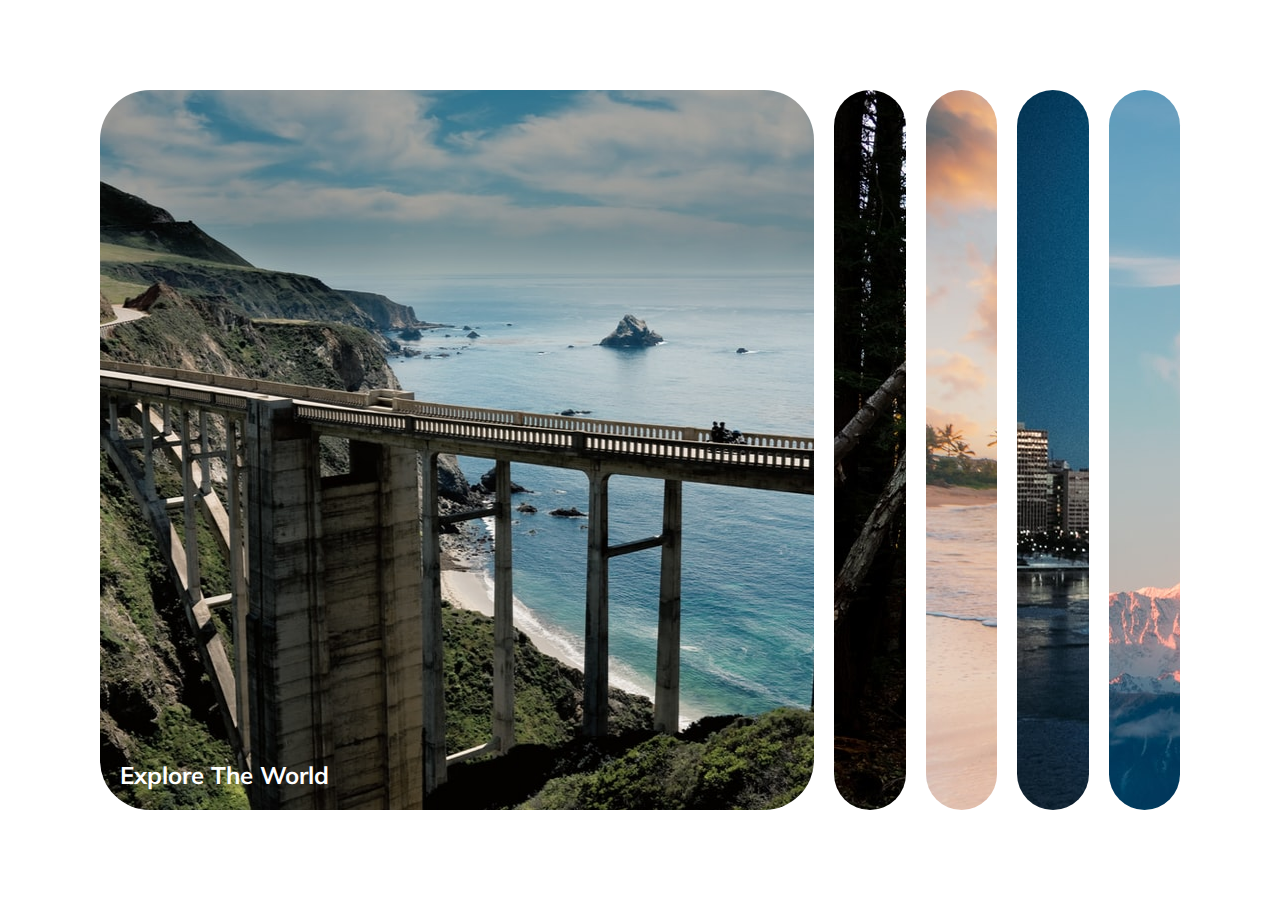
<file: PRJ1/index.html>
<!DOCTYPE html>
<html lang="en">
<head>
    <meta charset="UTF-8">
    <meta http-equiv="X-UA-Compatible" content="IE=edge">
    <meta name="viewport" content="width=device-width, initial-scale=1.0">
    <title>Document</title>
    <link rel="stylesheet" href="style.css">
</head>
<body>
    <div class="container">
        <div class="panel active" style="background-image: url(./img/img1.jpg)">
            <h3>Explore The World</h3>
        </div>
        <div class="panel" style="background-image: url(./img/img2.jpg)">
            <h3>Wild Forest</h3>
        </div>
        <div class="panel" style="background-image: url(./img/img3.jpg)">
            <h3>Sunny Beach</h3>
        </div>
        <div class="panel" style="background-image: url(./img/img4.jpg)">
            <h3>City on Winter</h3>
        </div>
        <div class="panel" style="background-image: url(./img/img5.jpg)">
            <h3>Mouuntains - Clouds</h3>
        </div>
    </div>

    <script type="text/javascript" src="./index.js"></script>
</body>
</html>
</file>
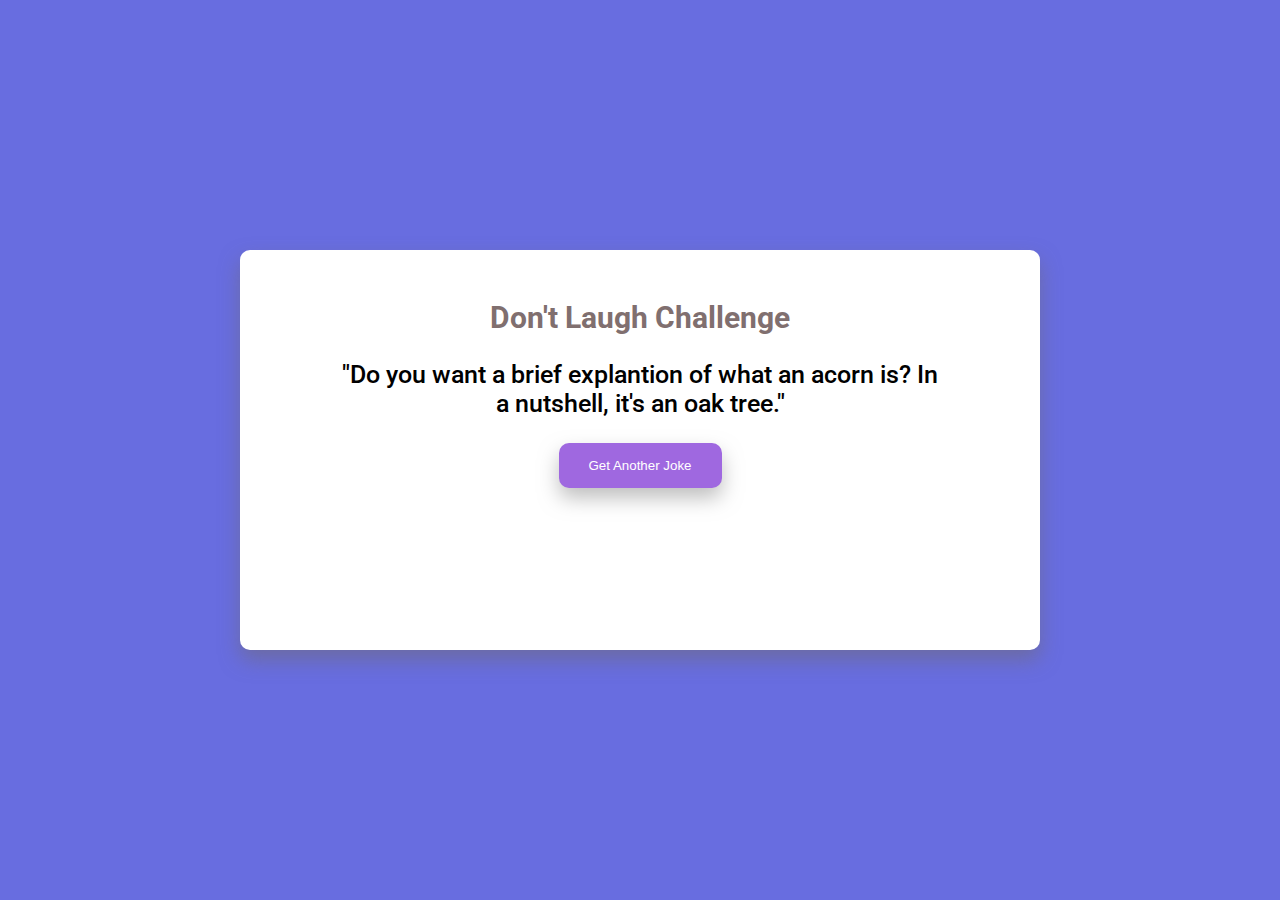
<file: PRJ10/index.html>
<!DOCTYPE html>
<html lang="en">
<head>
    <meta charset="UTF-8">
    <meta http-equiv="X-UA-Compatible" content="IE=edge">
    <meta name="viewport" content="width=device-width, initial-scale=1.0">
    <title>Document</title>
    <link rel="stylesheet" href="./style.css">
</head>
<body>
    <div class="container">
        <h1>Don't Laugh Challenge</h1>
        <div id="joke" class="joke">
            "Do you want a brief explantion of what an acorn is? In a nutshell, it's an oak tree."
        </div>
        <button class="btn" id="joke-btn">
            Get Another Joke
        </button>
    </div>
    

    <script type="text/javascript" src="./script.js"></script>
</body>
</html>
</file>
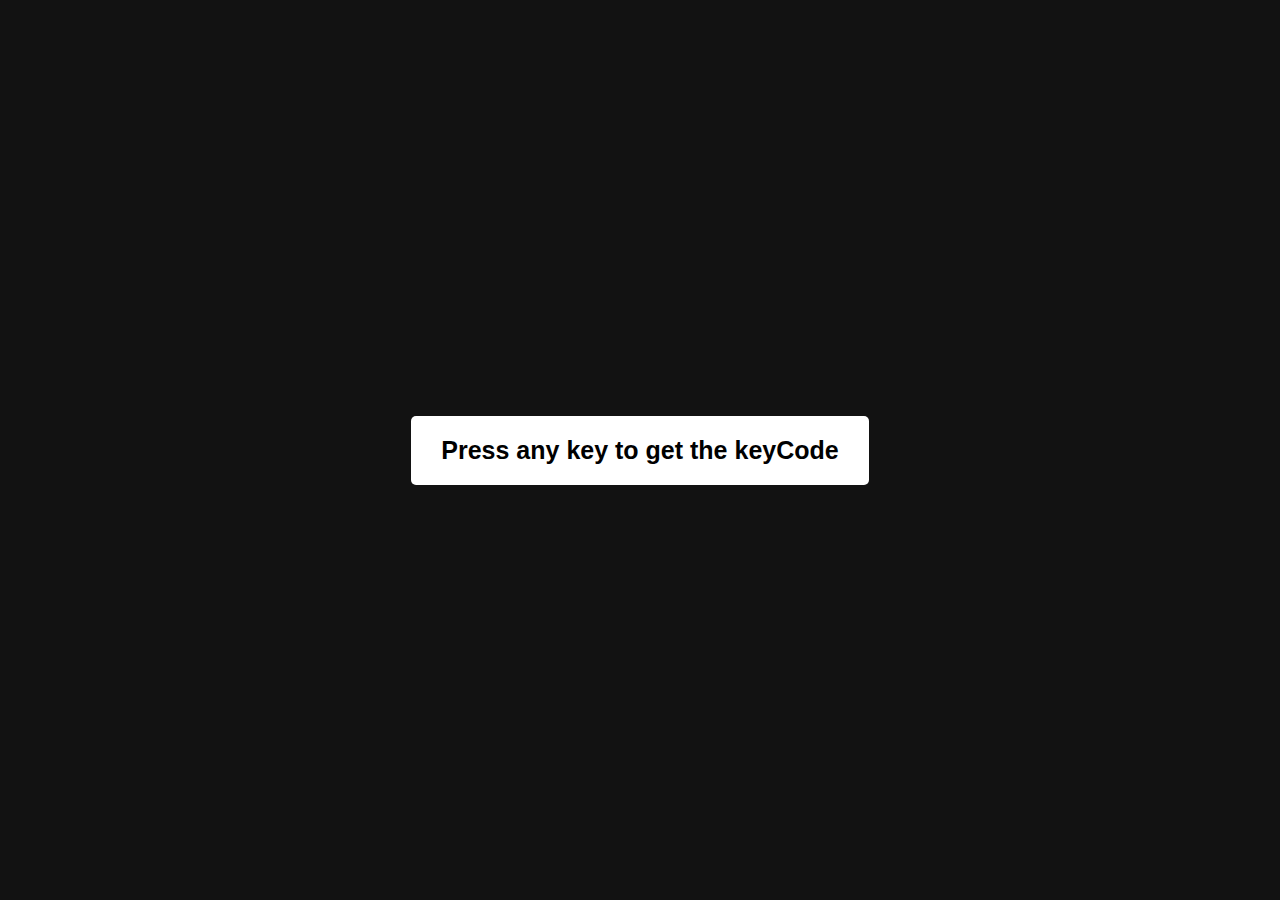
<file: PRJ11/index.html>
<!DOCTYPE html>
<html lang="en">
<head>
    <meta charset="UTF-8">
    <meta http-equiv="X-UA-Compatible" content="IE=edge">
    <meta name="viewport" content="width=device-width, initial-scale=1.0">
    <title>Document</title>
    <link rel="stylesheet" href="./style.css">
</head>
<body>
    <div class="container">
        <div class="key">
            Press any key to get the keyCode
        </div>
    </div>

    <script type="text/javascript" src="./script.js"></script>
</body>
</html>
</file>
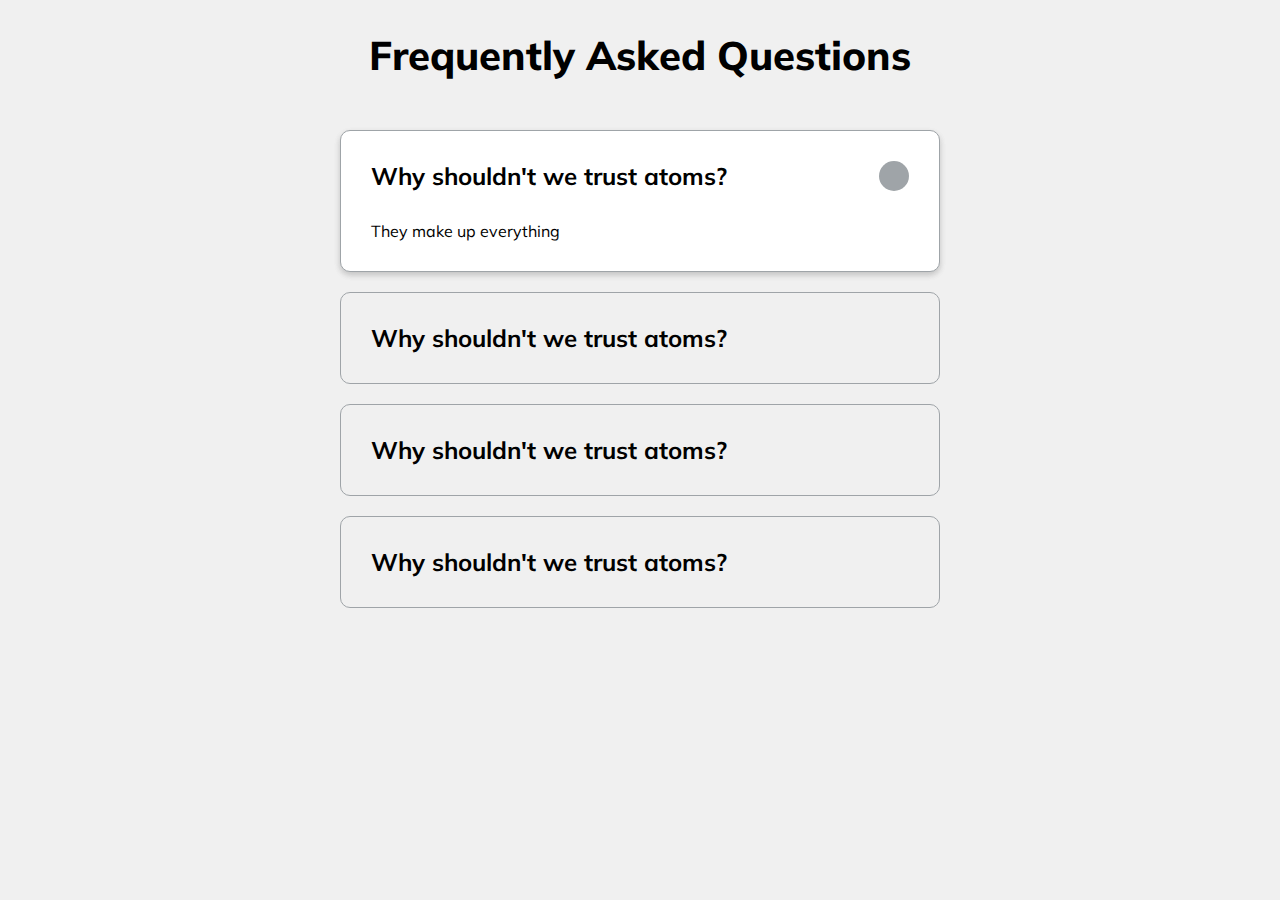
<file: PRJ12/index.html>
<!DOCTYPE html>
<html lang="en">
<head>
    <meta charset="UTF-8">
    <meta http-equiv="X-UA-Compatible" content="IE=edge">
    <meta name="viewport" content="width=device-width, initial-scale=1.0">
    <title>Document</title>
    <link
    rel="stylesheet"
    href="https://cdnjs.cloudflare.com/ajax/libs/font-awesome/5.15.2/css/all.min.css"
    integrity="sha512-HK5fgLBL+xu6dm/Ii3z4xhlSUyZgTT9tuc/hSrtw6uzJOvgRr2a9jyxxT1ely+B+xFAmJKVSTbpM/CuL7qxO8w=="
    crossorigin="anonymous"
  />
    <link rel="stylesheet" href="./style.css">
</head>
<body>
   <h1>Frequently Asked Questions</h1>
   <div class="faq-container">
    <div class="faq active">
      <h2 class="faq-title">Why shouldn't we trust atoms?</h2>
      <p class="faq-text">They make up everything</p>
      <button class="faq-toggle">
        <i class="fas fa-chevron-down"></i>
        <i class="fas fa-times"></i>
      </button>
    </div>
    <div class="faq">
      <h2 class="faq-title">Why shouldn't we trust atoms?</h2>
      <p class="faq-text">They make up everything</p>
      <button class="faq-toggle">
        <i class="fas fa-chevron-down"></i>
        <i class="fas fa-times"></i>
      </button>
    </div>
    <div class="faq">
      <h2 class="faq-title">Why shouldn't we trust atoms?</h2>
      <p class="faq-text">They make up everything</p>
      <button class="faq-toggle">
        <i class="fas fa-chevron-down"></i>
        <i class="fas fa-times"></i>
      </button>
    </div>
    <div class="faq">
      <h2 class="faq-title">Why shouldn't we trust atoms?</h2>
      <p class="faq-text">They make up everything</p>
      <button class="faq-toggle">
        <i class="fas fa-chevron-down"></i>
        <i class="fas fa-times"></i>
      </button>
    </div>
  </div>

    <script type="text/javascript" src="./script.js"></script>
</body>
</html>
</file>
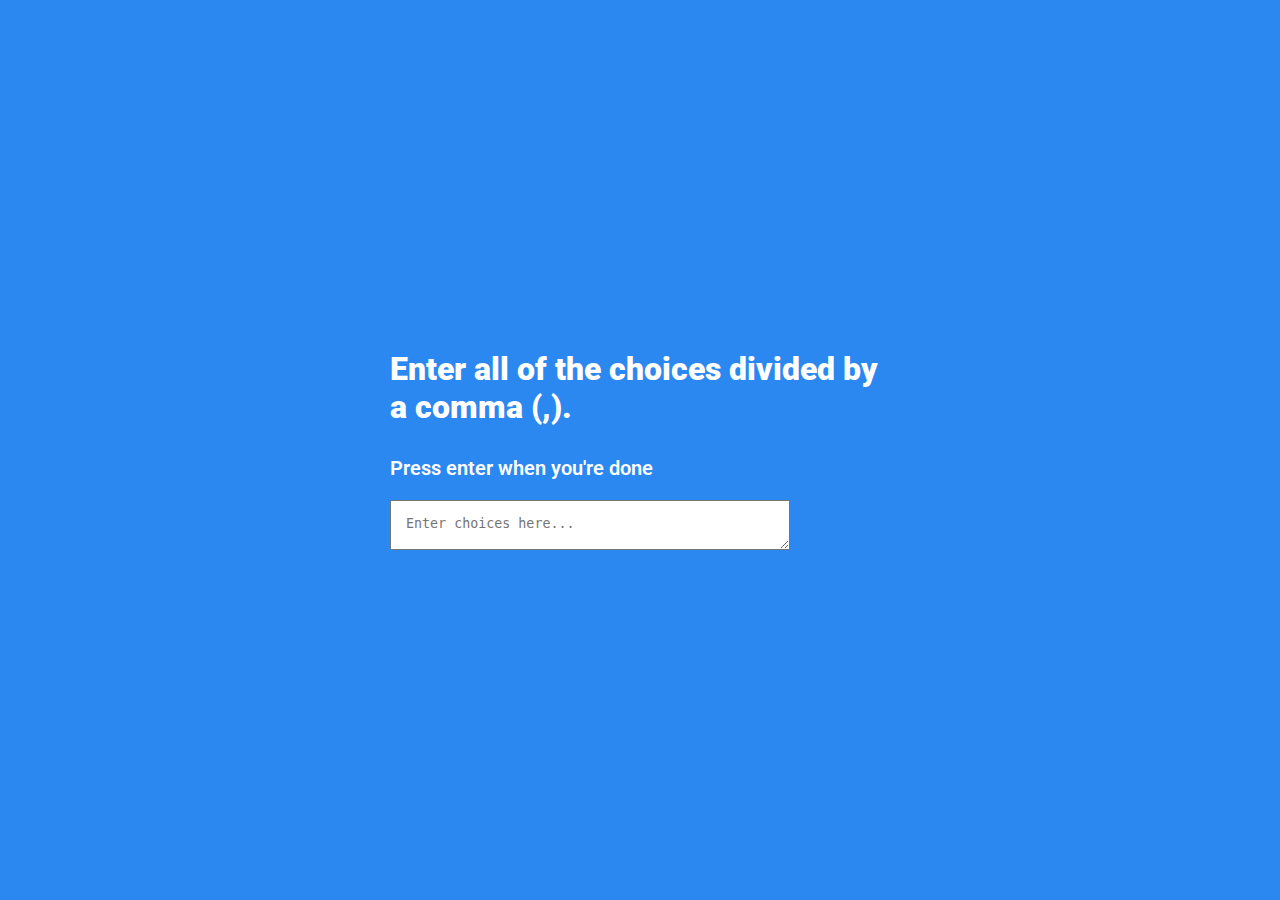
<file: PRJ13/index.html>
<!DOCTYPE html>
<html lang="en">
<head>
    <meta charset="UTF-8">
    <meta http-equiv="X-UA-Compatible" content="IE=edge">
    <meta name="viewport" content="width=device-width, initial-scale=1.0">
    <title>Document</title>
    <link rel="stylesheet" href="./style.css">
</head>
<body>
    <div class="container">
        <h1>Enter all of the choices divided by a comma (,).</h1>
        <p>Press enter when you're done</p>
        <textarea name="" id="textarea" cols="30" rows="10" placeholder="Enter choices here..."></textarea>
        <div id="tags">
         
        </div>
    </div>
    <script  type="text/javascript" src="./script.js"></script>
</body>
</html>
</file>
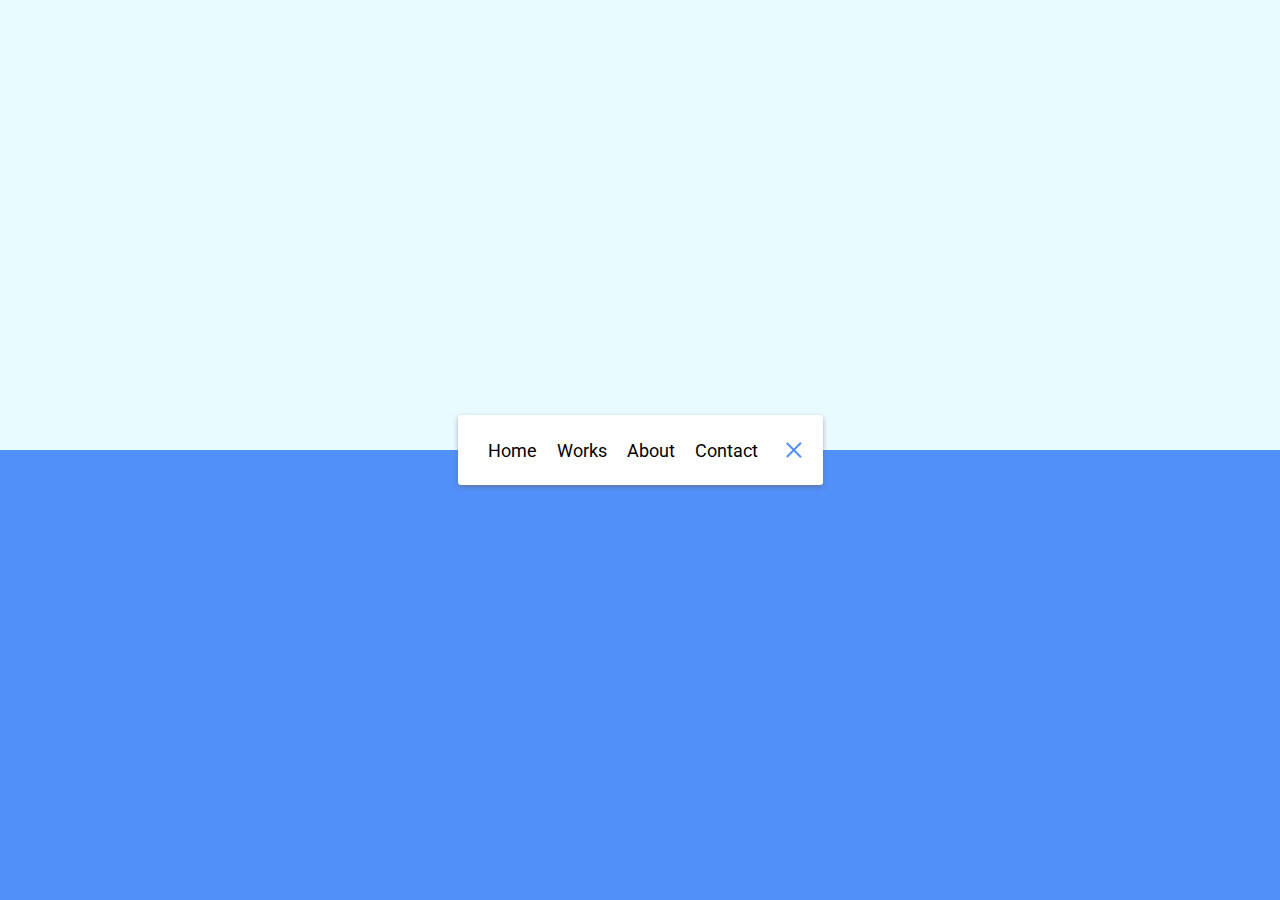
<file: PRJ14/index.html>
<!DOCTYPE html>
<html lang="en">
<head>
    <meta charset="UTF-8">
    <meta http-equiv="X-UA-Compatible" content="IE=edge">
    <meta name="viewport" content="width=device-width, initial-scale=1.0">
    <title>Document</title>
    <link
    rel="stylesheet"
    href="https://cdnjs.cloudflare.com/ajax/libs/font-awesome/5.15.2/css/all.min.css"
    integrity="sha512-HK5fgLBL+xu6dm/Ii3z4xhlSUyZgTT9tuc/hSrtw6uzJOvgRr2a9jyxxT1ely+B+xFAmJKVSTbpM/CuL7qxO8w=="
    crossorigin="anonymous"
  />
    <link rel="stylesheet" href="./style.css">
</head>
<body>
     <div class="active" id="nav">
         <ul>
             <li>Home</li>
             <li>Works</li>
             <li>About</li>
             <li>Contact</li>
         </ul>
         <button class="icon" id="toggle">
            <div class="line line1"></div>
            <div class="line line2"></div>
          </button>
     </div>   

    <script type="text/javascript" src='./script.js'></script>
</body>
</html>
</file>
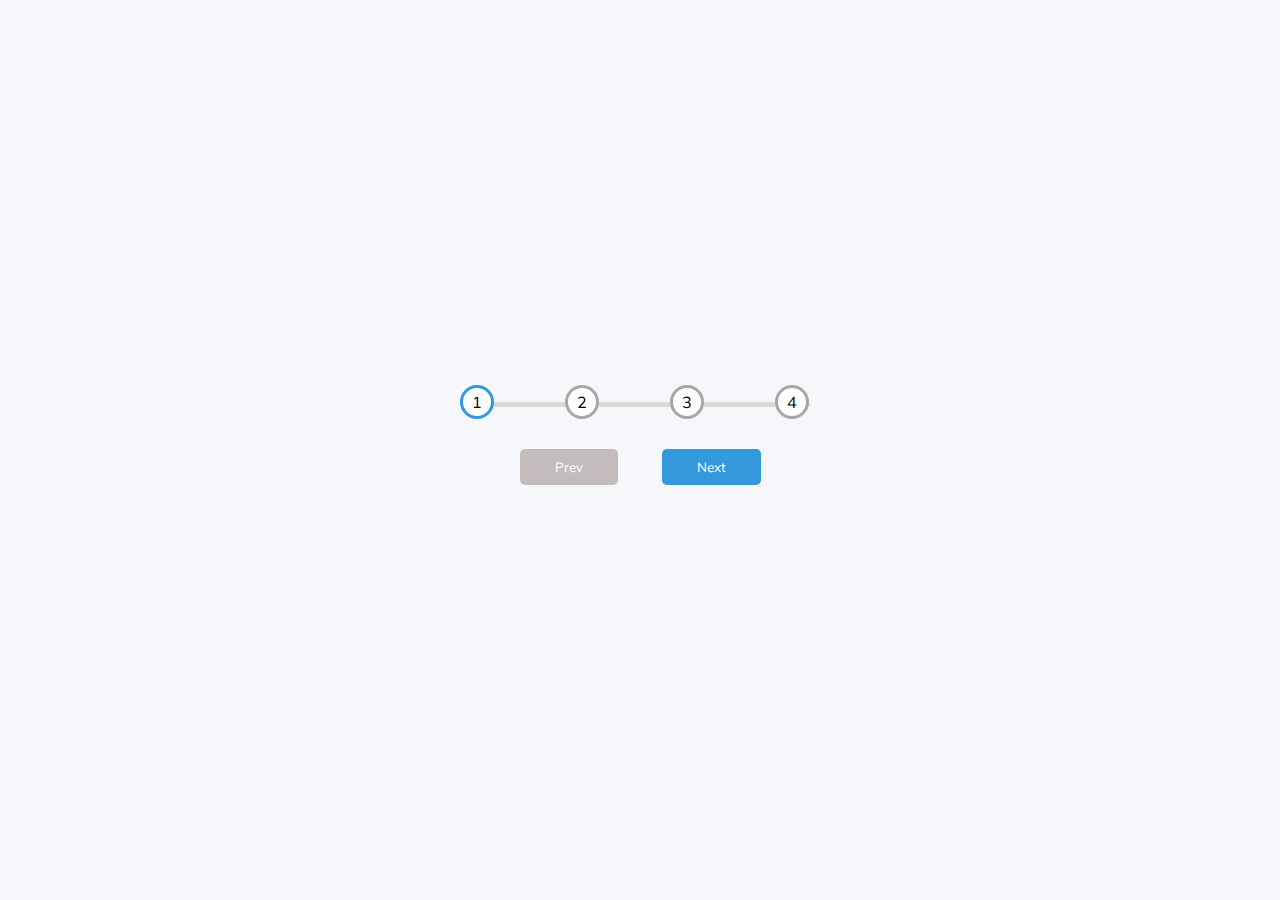
<file: PRJ2/index.html>
<!DOCTYPE html>
<html lang="en">
<head>
    <meta charset="UTF-8">
    <meta http-equiv="X-UA-Compatible" content="IE=edge">
    <meta name="viewport" content="width=device-width, initial-scale=1.0">
    <title>Document</title>
    <link rel="stylesheet" href="./style.css">
</head>
<body>

    <div class="container">
        <div class="progress__container">
            <div class="progress" id="progress"></div>
            <div class="cricle active">1</div>
            <div class="cricle">2</div>
            <div class="cricle">3</div>
            <div class="cricle">4</div>
        </div>
        <button class="btn" id="prev" disabled>Prev</button>
      <button class="btn" id="next">Next</button>
    </div>

 <script src="./script.js"></script>   
</body>
</html>
</file>
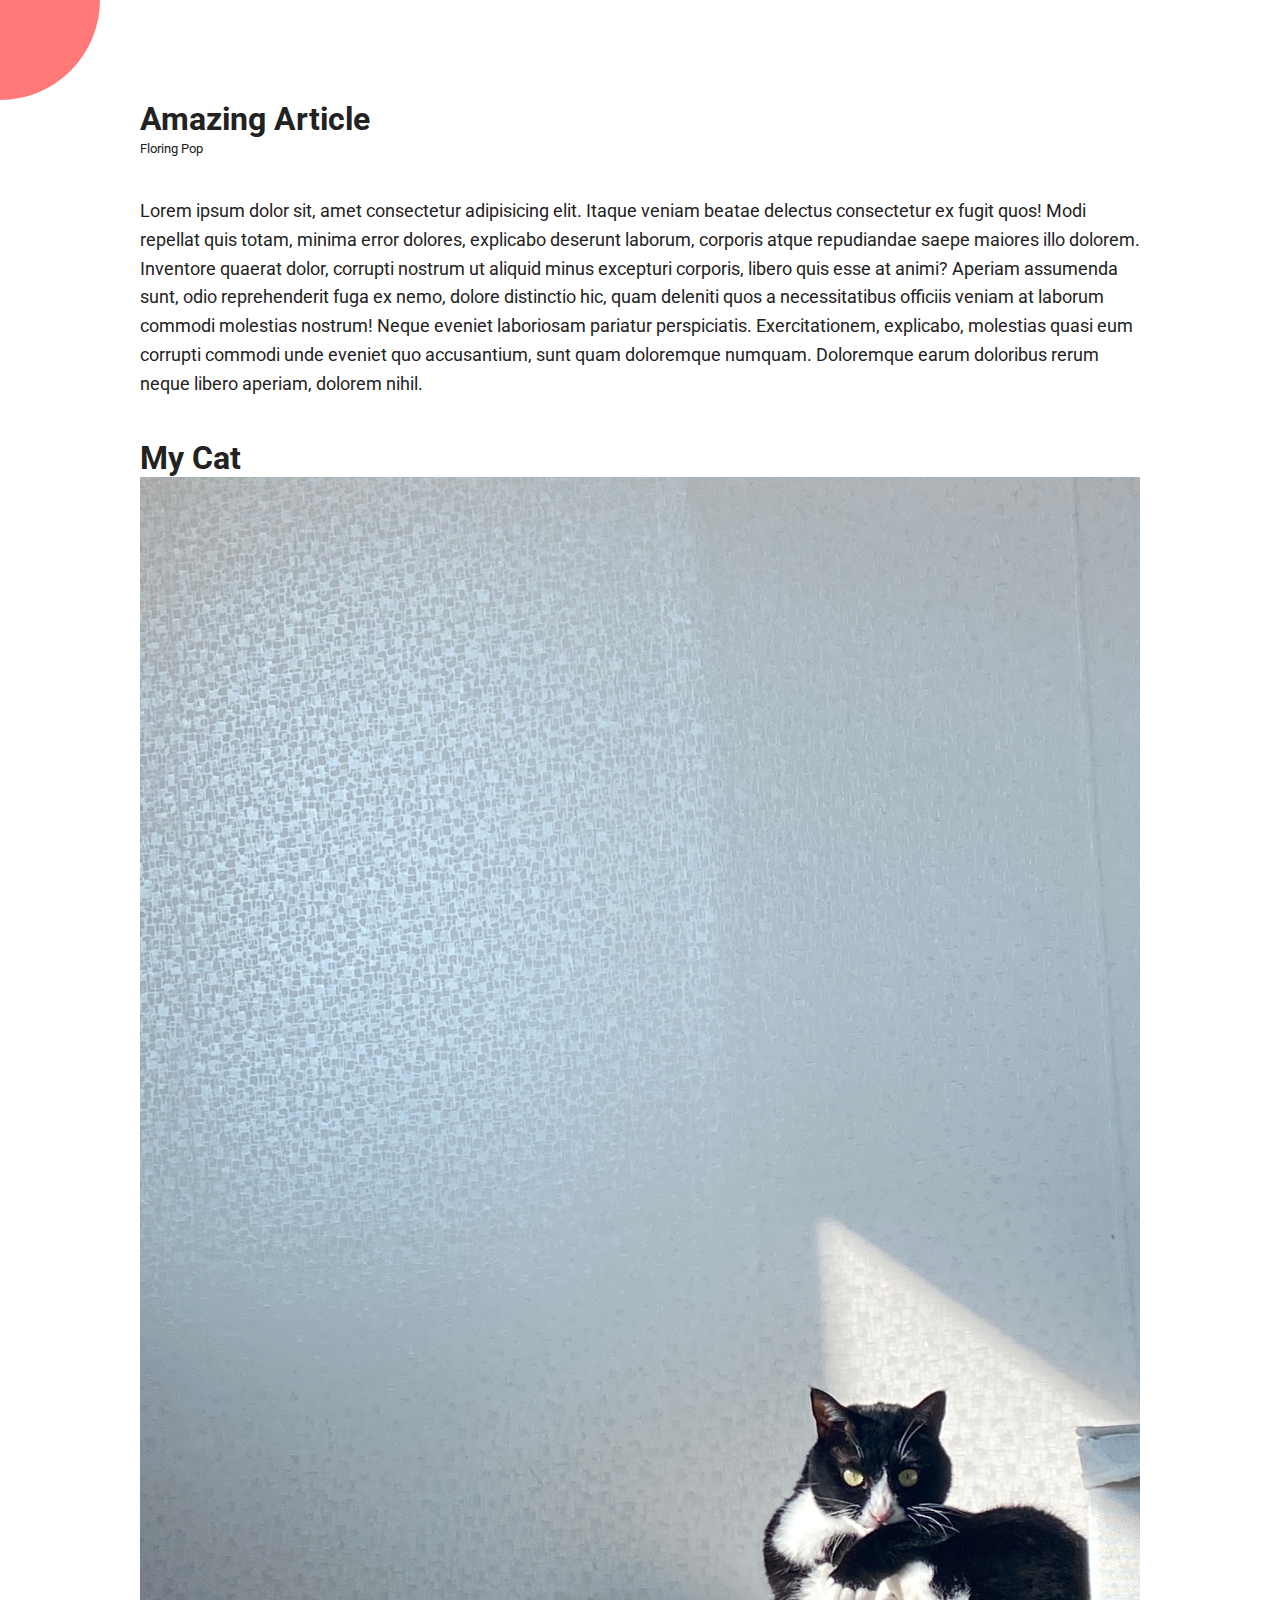
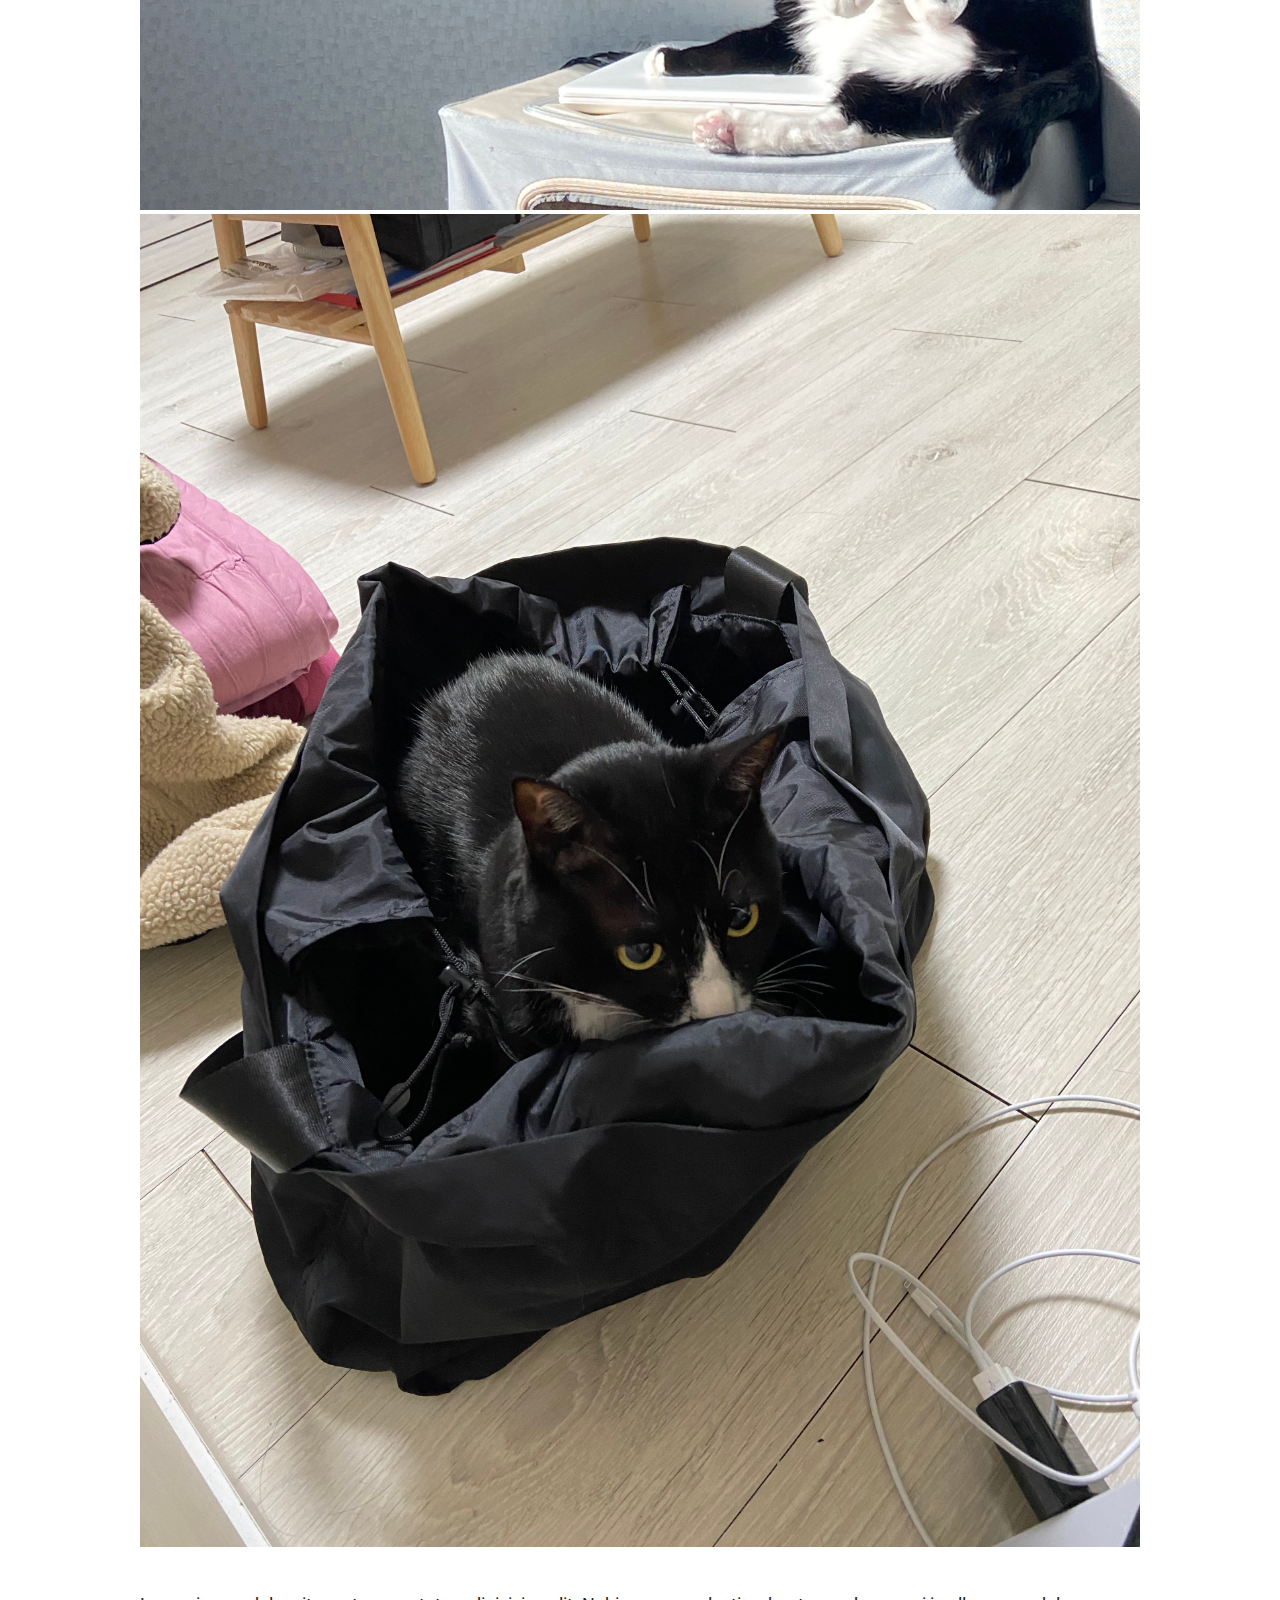
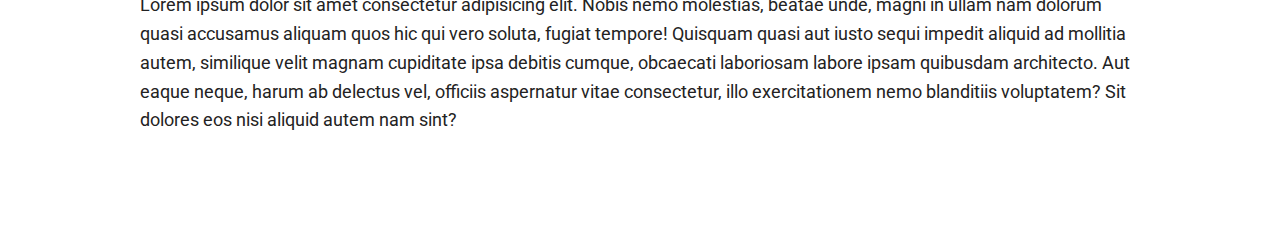
<file: PRJ3/index.html>
<!DOCTYPE html>
<html lang="en">
<head>
    <meta charset="UTF-8">
    <meta http-equiv="X-UA-Compatible" content="IE=edge">
    <meta name="viewport" content="width=device-width, initial-scale=1.0">
    <title>Document</title>
    <link
      rel="stylesheet"
      href="https://cdnjs.cloudflare.com/ajax/libs/font-awesome/5.15.2/css/all.min.css"
      integrity="sha512-HK5fgLBL+xu6dm/Ii3z4xhlSUyZgTT9tuc/hSrtw6uzJOvgRr2a9jyxxT1ely+B+xFAmJKVSTbpM/CuL7qxO8w=="
      crossorigin="anonymous"
    />
    <link rel="stylesheet" href="./style.css">
</head>
<body>
    <div class="container ">
        <div class="content">
            <h1>Amazing Article</h1>
        <small>Floring Pop</small>
        <p>
            Lorem ipsum dolor sit, amet consectetur adipisicing elit.
            Itaque veniam beatae delectus consectetur ex fugit quos! Modi repellat quis totam,
            minima error dolores, explicabo deserunt laborum,
            corporis atque repudiandae saepe maiores illo dolorem. 
            Inventore quaerat dolor, corrupti nostrum ut aliquid minus excepturi corporis, 
            libero quis esse at animi? Aperiam assumenda sunt, odio reprehenderit fuga ex nemo, 
            dolore distinctio hic, quam deleniti quos a necessitatibus officiis veniam at laborum commodi molestias nostrum! 
            Neque eveniet laboriosam pariatur perspiciatis. 
            Exercitationem, explicabo, molestias quasi eum corrupti commodi unde eveniet quo accusantium, 
            sunt quam doloremque numquam. Doloremque earum doloribus rerum neque libero aperiam, dolorem nihil.
        </p>
        <h1>My Cat</h1>
        <img src="./img/img1.jpg" alt="">
        <img src="./img/img2.jpg" alt="">
        <p>
            Lorem ipsum dolor sit amet consectetur adipisicing elit. 
            Nobis nemo molestias, beatae unde, magni in ullam nam dolorum quasi accusamus aliquam quos hic qui vero soluta, 
            fugiat tempore! Quisquam quasi aut iusto sequi impedit aliquid ad mollitia autem, 
            similique velit magnam cupiditate ipsa debitis cumque, 
            obcaecati laboriosam labore ipsam quibusdam architecto. Aut eaque neque, 
            harum ab delectus vel, officiis aspernatur vitae consectetur, 
            illo exercitationem nemo blanditiis voluptatem? Sit dolores eos nisi aliquid autem nam sint?
        </p>
        </div>
    </div>
    <div class="cricle__container">
        <div class="cricle">
            <button id="close">
                <i class="fas fa-times"></i>
            </button>
            <button id="open">
                <i class="fas fa-bars"></i> 
            </button>
        </div>
    </div>
    <nav>
        <ul>
          <li>
            <a href="#"><i class="fas fa-home"></i>Home</a>
          </li>
          <li>
            <a href="#"><i class="fas fa-user-alt"></i>About</a>
          </li>
          <li>
            <a href="#"><i class="fas fa-envelope"></i>Contact</a>
          </li>
        </ul>
      </nav>
    <script src="./script.js"></script>
</body>
</html>
</file>
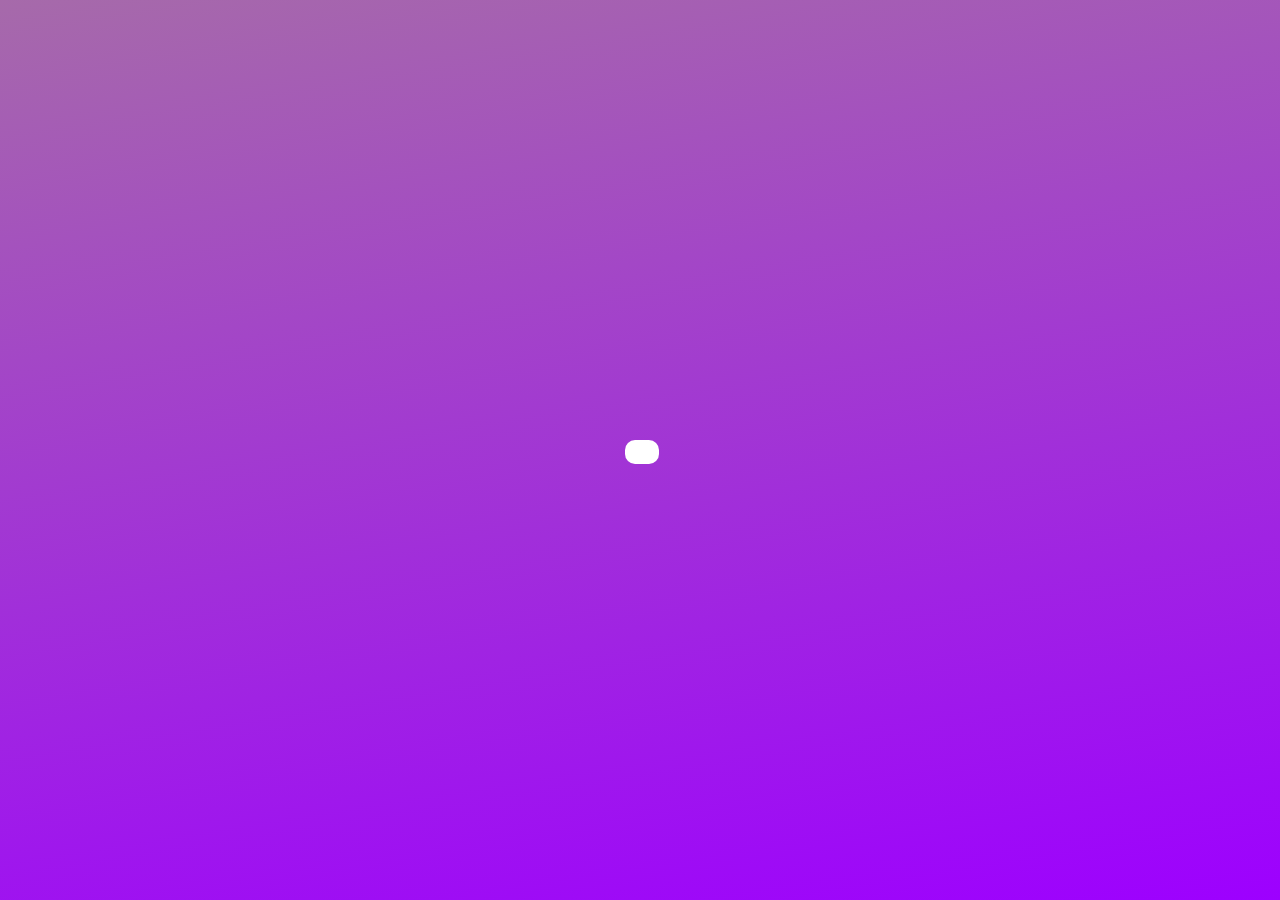
<file: PRJ4/index.html>
<!DOCTYPE html>
<html lang="en">
<head>
    <meta charset="UTF-8">
    <meta http-equiv="X-UA-Compatible" content="IE=edge">
    <meta name="viewport" content="width=device-width, initial-scale=1.0">
    <title>Document</title>
    <link rel="stylesheet" href="https://cdnjs.cloudflare.com/ajax/libs/font-awesome/5.15.2/css/all.min.css" integrity="sha512-HK5fgLBL+xu6dm/Ii3z4xhlSUyZgTT9tuc/hSrtw6uzJOvgRr2a9jyxxT1ely+B+xFAmJKVSTbpM/CuL7qxO8w==" crossorigin="anonymous">
    <link rel="stylesheet" href="./style.css">
</head>
<body>
    <div class="container ">
        <input id="input" type="text" placeholder="Search..."/>
        <button id="btn"><i class="fas fa-search"></i></button>
    </div>
    <script type="text/javascript" src="./script.js"></script>
</body>
</html>
</file>
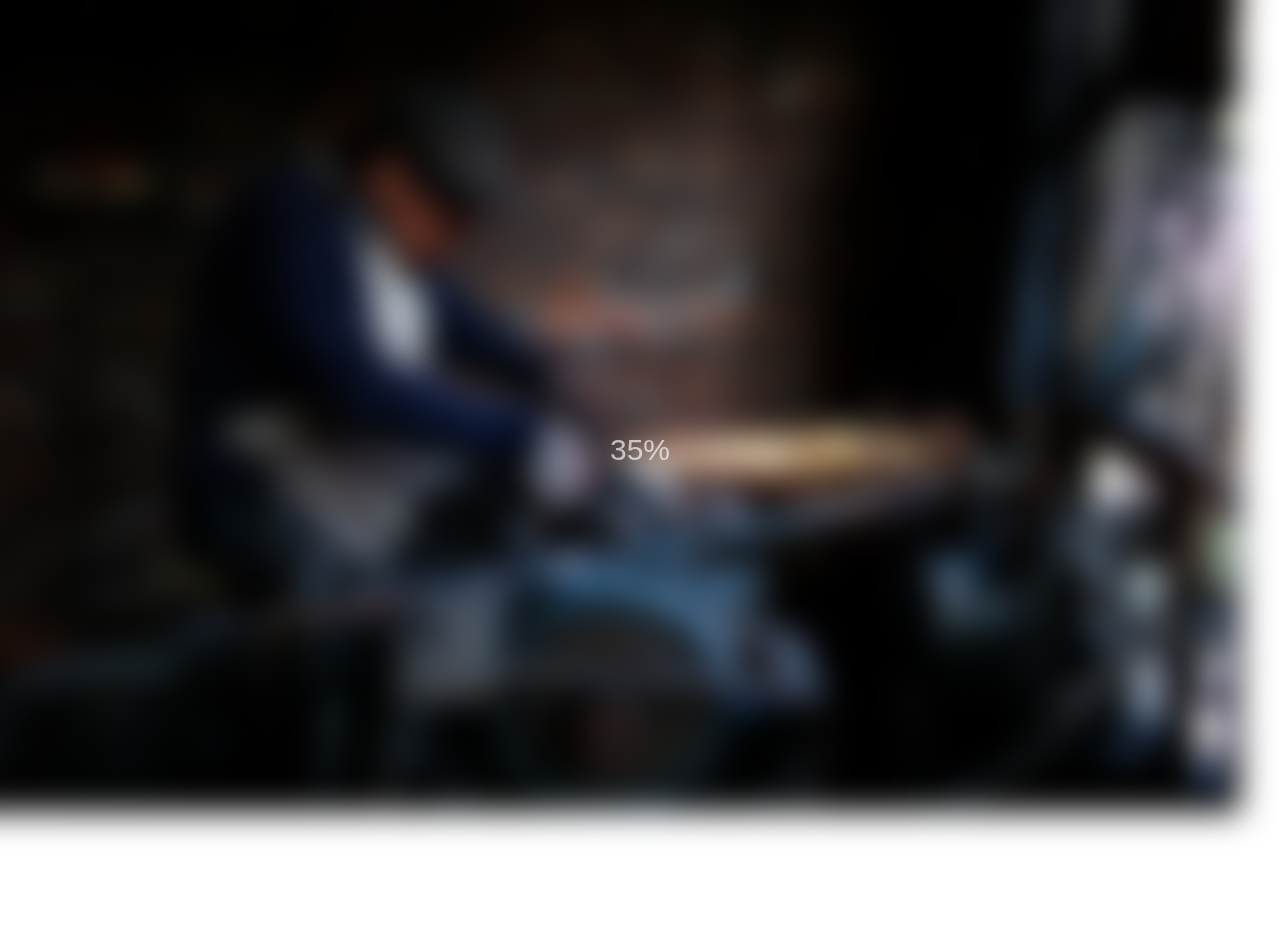
<file: PRJ5/index.html>
<!DOCTYPE html>
<html lang="en">
<head>
    <meta charset="UTF-8">
    <meta http-equiv="X-UA-Compatible" content="IE=edge">
    <meta name="viewport" content="width=device-width, initial-scale=1.0">
    <title>Document</title>
    <link rel="stylesheet" href="./style.css">
</head>
<body>
    <section class="bg"></section>
    <div class="loading-text">0%</div>
    <script type="text/javascript" src="./script.js"></script>
</body>
</html>
</file>
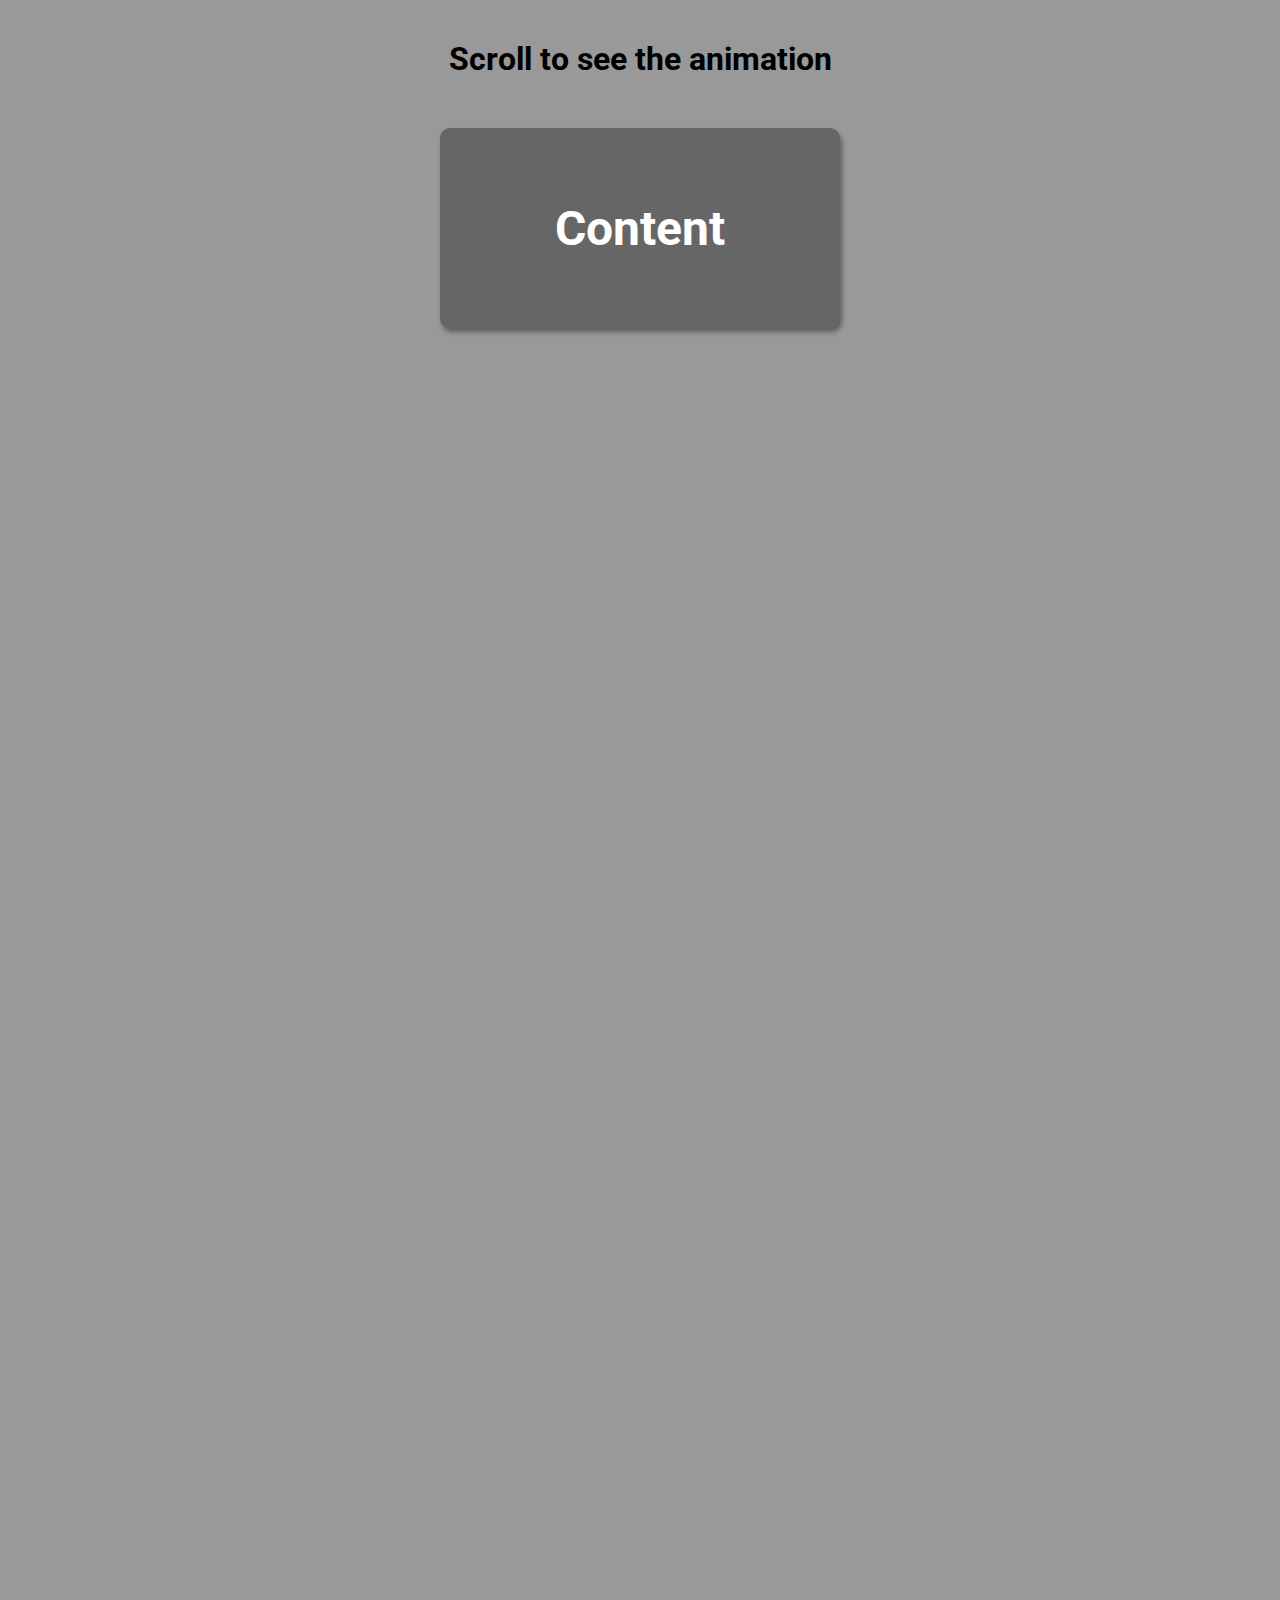
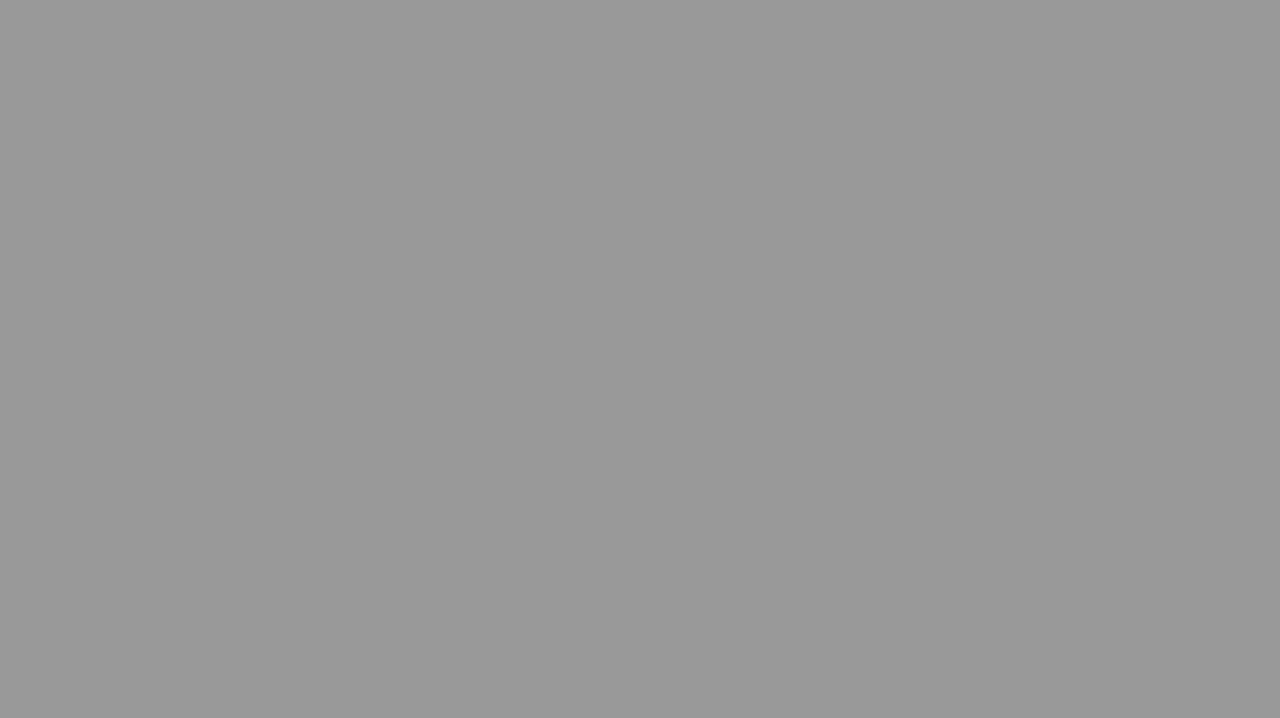
<file: PRJ6/index.html>
<!DOCTYPE html>
<html lang="en">
<head>
    <meta charset="UTF-8">
    <meta http-equiv="X-UA-Compatible" content="IE=edge">
    <meta name="viewport" content="width=device-width, initial-scale=1.0">
    <title>Document</title>
    <link rel="stylesheet" href="./style.css">
</head>
<body>
    <h1>Scroll to see the animation</h1>
        <div class="box show">
            <h2>Content</h2>
        </div>
        <div class="box">
            <h2>Content</h2>
        </div>
        <div class="box">
            <h2>Content</h2>
        </div>
        <div class="box">
            <h2>Content</h2>
        </div>
        <div class="box">
            <h2>Content</h2>
        </div>
        <div class="box">
            <h2>Content</h2>
        </div>
        <div class="box">
            <h2>Content</h2>
        </div>
        <div class="box">
            <h2>Content</h2>
        </div>
        <div class="box">
            <h2>Content</h2>
        </div>
        <div class="box">
            <h2>Content</h2>
        </div>
    <script type="text/javascript" src="./script.js"></script>
</body>
</html>
</file>
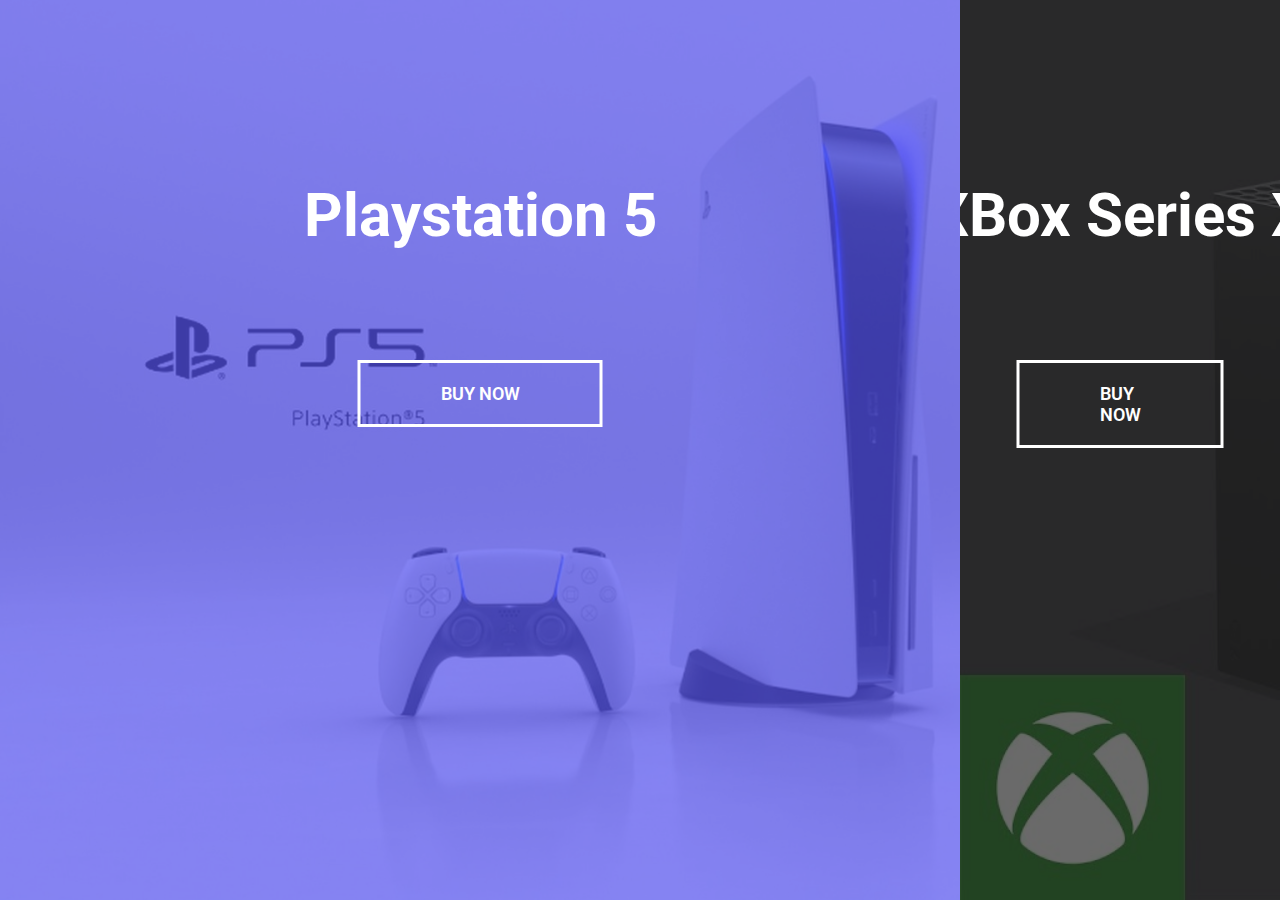
<file: PRJ7/index.html>
<!DOCTYPE html>
<html lang="en">
<head>
    <meta charset="UTF-8">
    <meta http-equiv="X-UA-Compatible" content="IE=edge">
    <meta name="viewport" content="width=device-width, initial-scale=1.0">
    <title>Document</title>
    <link rel="stylesheet" href="./style.css">
</head>
<body>
   <div class="container">
       <div class="split left">
            <h2>Playstation 5</h2>
            <a href="#" class="btn">BUY NOW</a>
       </div>
       <div class="split right">
        <h2>XBox Series X</h2>
        <a href="#" class="btn">BUY NOW</a>
       </div>
   </div>
    
    <script src="./script.js" type="text/javascript" ></script>
</body>
</html>
</file>
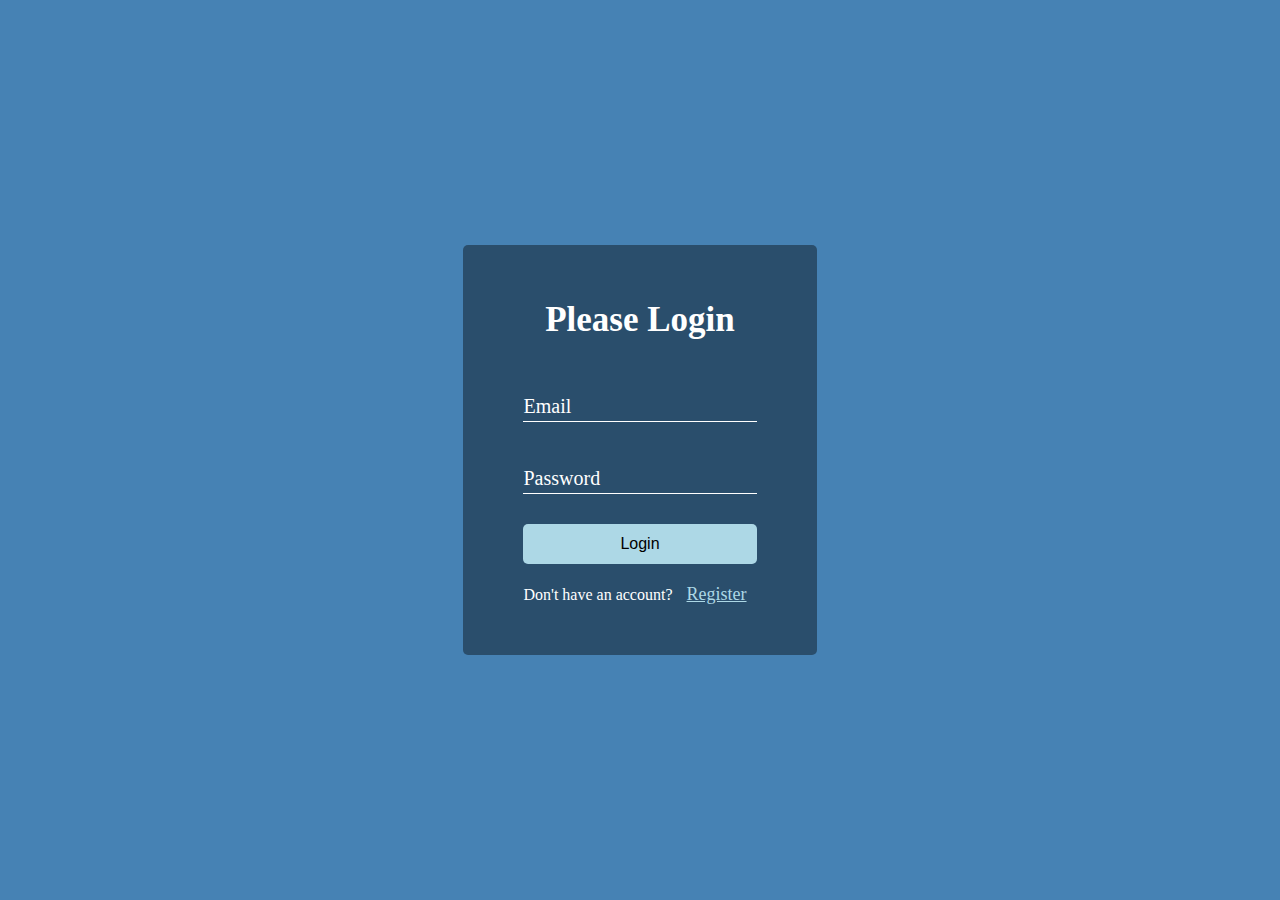
<file: PRJ8/index.html>
<!DOCTYPE html>
<html lang="en">
<head>
    <meta charset="UTF-8">
    <meta http-equiv="X-UA-Compatible" content="IE=edge">
    <meta name="viewport" content="width=device-width, initial-scale=1.0">
    <title>Document</title>
    <link rel="stylesheet" href="./style.css">
</head>
<body>
    <div class="container">
        <h1>Please Login</h1>
        <form action="">
            <div class="form-controll">
                <input type="text" id="email" class="email" value="" onkeyup="this.setAttribute('value', this.value);">
                <label for="email">
                    Email 
                </label>
            </div>
            <div class="form-controll">
                <input type="text" id="Password" class="password" value="" onkeyup="this.setAttribute('value', this.value);">
                <label for="Password">
                   Password
                </label>
            </div>
            <button class="btn">Login</button>
            <p>Don't have an account? <a href="#">Register</a></p>
        </form>
    </div>

    <script type="text/javascript" src="./script.js"></script>
</body>
</html>
</file>
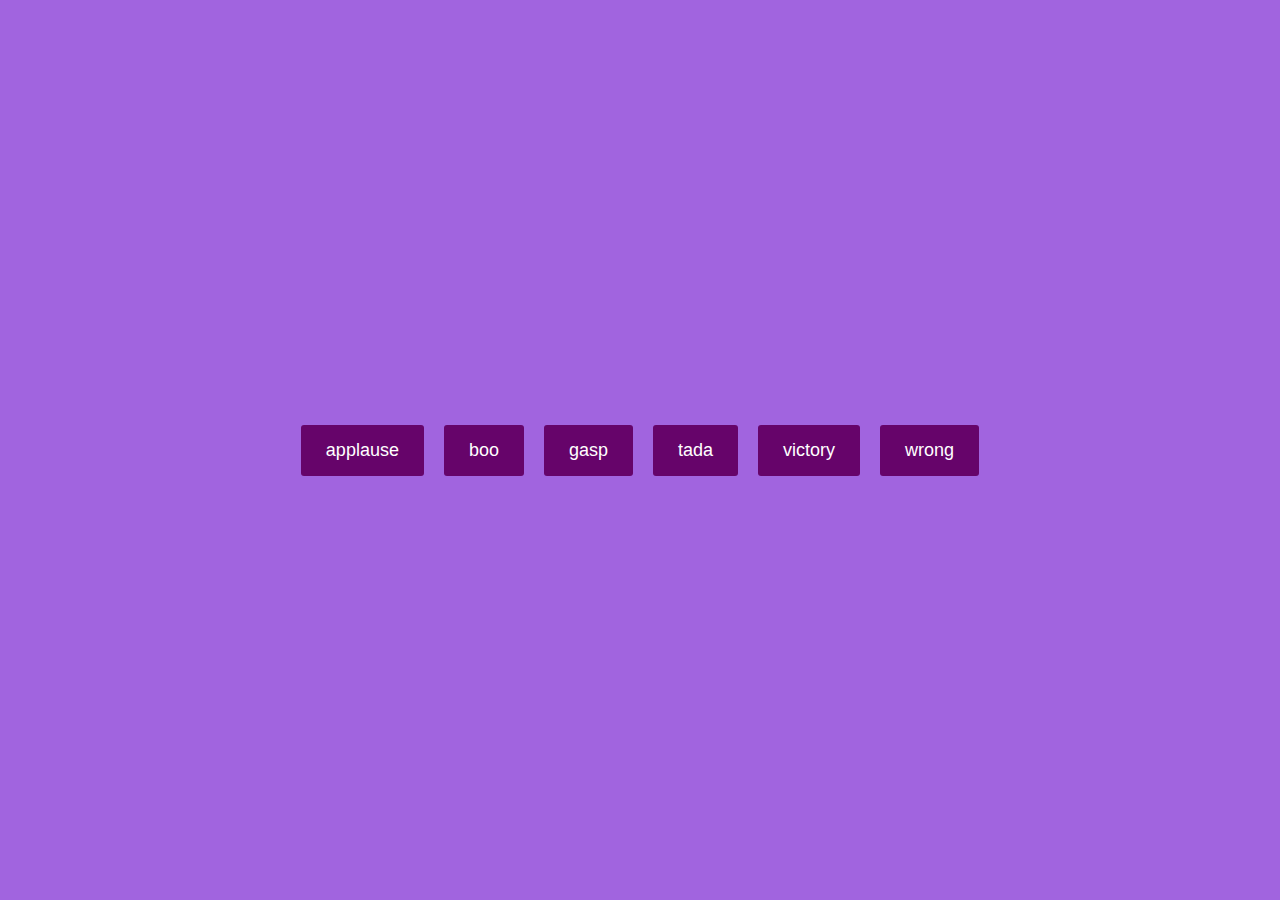
<file: PRJ9/index.html>
<!DOCTYPE html>
<html lang="en">
<head>
    <meta charset="UTF-8">
    <meta http-equiv="X-UA-Compatible" content="IE=edge">
    <meta name="viewport" content="width=device-width, initial-scale=1.0">
    <title>Document</title>
    <link rel="stylesheet" href="./style.css">
</head>
<body>
    <audio src="./sounds/sound1.mp3" id="applause"></audio>
    <audio src="./sounds/sound2.mp3" id="boo"></audio>
    <audio src="./sounds/sound3.mp3" id="gasp"></audio>
    <audio src="./sounds/sound4.mp3" id="tada"></audio>
    <audio src="./sounds/sound5.mp3" id="victory"></audio>
    <audio src="./sounds/sound6.mp3" id="wrong"></audio>

    <div class="buttons">
        
    </div>

    <script type="text/javascript" src="./script.js"></script>
</body>
</html>
</file>
<file: PRJ1/style.css>
@import url('https://fonts.googleapis.com/css?family=Muli&display=swap');
* {
    margin: 0;
    padding: 0;
    box-sizing: border-box;
}

body {
    font-family: "Muli", sans-serif;
    height: 100vh;
    overflow: hidden;
}

.container {
    display: flex;
    height: 100vh;
    padding: 10vh;
}

.container .panel {
    margin: 0 10px;
    border-radius: 50px;
    flex: 0.5;
    position: relative;
    transition: flex 0.7s ease-in-out;
}

.panel h3 {
    left: 20px;
    position: absolute;
    bottom: 20px;
    color: white;
    font-size: 24px;
    opacity: 0;
    transition: opacity 0.3s ease-in 0.4s;
}

.panel.active {
    flex: 5;
    background-repeat: no-repeat;
    background-position: center;
}

.panel.active h3 {
    opacity: 1;
}
</file>
<file: PRJ10/style.css>
@import url('https://fonts.googleapis.com/css2?family=Roboto:wght@400;500;700&display=swap');

* {
  box-sizing: border-box;
  padding: 0;
  margin: 0;
}

body {
    background-color: #686de0;
    font-family: 'Roboto', sans-serif;
    display: flex;
    flex-direction: column;
    align-items: center;
    justify-content: center;
    height: 100vh;
    overflow: hidden;
    padding: 20px;
}

.container {
    background-color: white;
    width: 800px;
    max-width: 100%;
    height: 400px;
    padding: 50px 100px;
    max-height: 100%;
    border-radius: 10px;
    box-shadow: 0px 10px 20px rgb(112 106 106 / 50%);
}


div#joke {
    padding: 25px 0;
    font-size: 25px;
    font-weight: 500;
    text-align: center;
}

h1 {
    font-size: 30px;
    color: #806f6f;
    text-align: center;
}

button#joke-btn {
    background-color: #9f68e0;
    margin: 0 auto;
    display: block;
    padding: 15px 30px;
    color: white;
    border: none;
    border-radius: 10px;
    margin-bottom: 20px;
    box-shadow: 0 10px 20px rgb(128 128 128 / 50%);
}

button#joke-btn:active {
    transform: scale(0.8);
}
</file>
<file: PRJ11/style.css>
* {
    padding: 0;
    margin: 0;
    box-sizing: border-box;
}

body {
    background-color: #121212;
    font-family: 'Roboto', sans-serif;
    display: flex;
    align-items: center;
    justify-content: center;
    text-align: center;
    height: 100vh;
    overflow: hidden;
}

.container {
    display: flex;
}

.key {
    color: black;
    font-size: 25px;
    font-weight: 600;
    background-color: white;
    position: relative;
    padding: 20px 30px;
    border-radius: 5px;
    min-width: 150px;
    margin: 0 15px;
}

.key small {
    position: absolute;
    color: gray;
    top: -50%;
    left: 50%;
    transform: translateX(-50%);
    font-size: 20px;
}
</file>
<file: PRJ12/style.css>
@import url('https://fonts.googleapis.com/css2?family=Muli:wght@400;500;700&display=swap');

* {
  box-sizing: border-box;
  padding: 0;
  margin: 0;
}

body {
  font-family: 'Muli', sans-serif;
  background-color: #f0f0f0;
}

h1 {
    text-align: center;
    padding: 30px 0;
    font-size: 40px;
    font-weight: 800;
}

.faq-container {
    max-width: 600px;
    margin: 0 auto;
}

.faq {
    background-color: transparent;
    border: 1px solid #9fa4a8;
    border-radius: 10px;
    margin: 20px 0;
    padding: 30px;
    position: relative;
    overflow: hidden;
    transition: 0.3s ease;
}

.faq-title {
    margin: 0 35px 0 0;
}

.faq-text {
    display: none;
    margin: 30px 0 0;
}

.faq.active .faq-text {
    display: block;
  }

.faq-toggle {
    background-color: transparent;
    border: 0;
    border-radius: 50%;
    cursor: pointer;
    display: flex;
    align-items: center;
    justify-content: center;
    font-size: 16px;
    padding: 0;
    position: absolute;
    top: 30px;
    right: 30px;
    height: 30px;
    width: 30px;
}

.faq-toggle .fa-times {
    display: none;
}

.faq.active {
    background-color: #fff;
    box-shadow: 0 3px 6px rgba(0, 0, 0, 0.1), 0 3px 6px rgba(0, 0, 0, 0.1);
}

.faq.active::before,
.faq.active::after {
  content: '\f075';
  font-family: 'Font Awesome 5 Free';
  color: #2ecc71;
  font-size: 7rem;
  position: absolute;
  opacity: 0.2;
  top: 20px;
  left: 20px;
  z-index: 0;
}

.faq.active::before {
    color: #3498db;
    top: -10px;
    left: -30px;
    transform: rotateY(180deg);
}


.faq-toggle:focus {
    outline: 0;
}

.faq.active .faq-toggle .fa-times {
    color: #fff;
    display: block;
  }
  
  .faq.active .faq-toggle .fa-chevron-down {
    display: none;
  }
  
  .faq.active .faq-toggle {
    background-color: #9fa4a8;
  }
</file>
<file: PRJ13/style.css>
@import url('https://fonts.googleapis.com/css2?family=Roboto:wght@400;500;700&display=swap');

* {
  box-sizing: border-box;
  padding: 0;
  margin: 0;
}

body {
  background-color: #2b88f0;
  font-family: 'Roboto', sans-serif;
  display: flex;
  flex-direction: column;
  align-items: center;
  justify-content: center;
  height: 100vh;
  overflow: hidden;
}

h1 {
    color: white;
    width: 500px;
    font-size: 32px;
    font-weight: 900;
    padding-bottom: 30px;
}

p {
    color: white;
    font-size: 20px;
    padding-bottom: 20px;
    font-weight: 600;
}

textarea {
    height: 50px;
    width: 400px;
    max-width: 100%;
    display: block;
    padding: 15px;
}

.tag {
    background-color: #f0932b;
    color: #fff;
    border-radius: 50px;
    padding: 10px 20px;
    margin: 0 5px 10px 0;
    font-size: 14px;
    display: inline-block;
    margin: 20px 0;
}
</file>
<file: PRJ14/style.css>
@import url('https://fonts.googleapis.com/css2?family=Roboto:wght@400;500;700&display=swap');

* {
  box-sizing: border-box;
  padding: 0;
  margin: 0;
}

body {
  background-color: #eafbff;
  background-image: linear-gradient(
    to bottom,
    #eafbff 0%,
    #eafbff 50%,
    #5290f9 50%,
    #5290f9 100%
  );
  font-family: 'Roboto', sans-serif;
  display: flex;
  align-items: center;
  justify-content: center;
  height: 100vh;
  overflow: hidden;
}

div#nav {
    background-color: white;
    padding: 20px;
    border-radius: 3px;
    box-shadow: 0px 2px 5px rgb(106 96 96 / 50%);
    display: flex;
    align-items: center;
    transition: width 0.6s ease-in;
    width: 80px;
    justify-content: center;
}

div.active#nav {
    width: 365px;
   
}

.active ul {
    width: 100%;
}

ul {
    display: flex;
    list-style: none;
    width: 0; 
    overflow: hidden;
}

li {
    padding: 0 10px;
    font-size: 18px;
}

.icon {
    background-color: #fff;
    border: 0;
    cursor: pointer;
    position: relative;
    height: 30px;
    width: 30px;
}

.icon:focus {
    outline: 0;
  }
  
  .icon .line {
    background-color: #5290f9;
    height: 2px;
    width: 20px;
    position: absolute;
    top: 10px;
    left: 5px;
    transition: transform 0.6s linear;
  }

  .icon .line2 {
    top: auto;
    bottom: 10px;
  }

  .active .icon .line1 {
    transform: rotate(-765deg) translateY(5.5px);
  }

  .active .icon .line2 {
    transform: rotate(765deg) translateY(-5.5px);
  }
</file>
<file: PRJ2/style.css>
@import url('https://fonts.googleapis.com/css?family=Muli&display=swap');

* {
    box-sizing: border-box;
    margin: 0;
    padding: 0;
}

body {
    background-color: #f6f7fb;
    font-family: 'Muli', sans-serif;
    height: 100vh;
    overflow: hidden;
    margin: 0;
    display: flex;
    align-items: center;
    justify-content: center;
}

.progress__container {
    display: flex;
    position: relative;
    width: 350px;
    max-width: 100%;
    justify-content: space-between;
}

.progress__container::before {
    display: block;
    content: '';
    position: absolute;
    left: 0;
    right: 0;
    background-color: #dcd9d9;
    height: 5px;
    top: 50%;
    z-index: -1;
    border-radius: 5px;
}

#progress {
    position: absolute;
    left: 0;
    background-color: #2ca6e8;
    height: 5px;
    top: 50%;
    z-index: -1;
    width: 0;
    transition: 0.4s ease-in;
}

.cricle {
    width: 34px;
    height: 34px;
    display: flex;
    justify-content: center;
    align-items: center;
    background-color: white;
    border-radius: 50%;
    border: 3px solid #a8a6a6;
}

#prev {
    font-family: inherit;
    margin: 30px 20px 30px 60px;
}

#next {
    font-family: inherit;
    margin: 30px 60px 30px 20px;
}
.active {
    border-color: #3498db;
}
.btn {
    padding: 10px 35px;
    background-color: #3498db;
    color: white;
    border: none;
    border-radius: 5px;

}

.btn:disabled {
    background-color: #c4bcbc;
    cursor: not-allowed;
  }
</file>
<file: PRJ3/style.css>
@import url('https://fonts.googleapis.com/css2?family=Roboto:wght@400;500;700&display=swap');

* {
    box-sizing: border-box;
    padding: 0;
    margin: 0;
}

body {
    font-family: "Roboto", sans-serif;
    background-color: #333;
    color: #222;
    overflow-x: hidden;
}

.container {
    width: 100%;
    background-color: white;
    transform-origin: top left;
    min-height: 100vh;
    padding: 50px;
    transition: transform 0.5s linear;
}

.container.shownav {
    transform: rotate(
-20deg);
}

.container .content {
    max-width: 1000px;
    margin: 50px auto;
}

.container .content p {
    margin: 40px 0;
    line-height: 1.6;
    font-size: 18px;
}

.container .content img {
    max-width: 100%;
}

.cricle__container {
    position: fixed;
    top: -100px;
    left: -100px;
    transition: transform 0.5s ease-in-out;
}

.container.shownav ~ .cricle__container {
    transform: rotate(
        -90deg);
}

.cricle__container .cricle {
    width: 200px;
    height: 200px;
    background-color: #ff7979;
    border-radius: 50%;
   
}

.cricle__container .cricle button {
    position: absolute;
    top: 50%;
    left: 50%;
    background-color: transparent;
    color: white;
    font-size: 30px;
    border: none;
    height:100px;
}

.cricle__container .cricle #open {
   left: 60%;
}

.cricle__container .cricle #close {
    top: 60%;
    transform-origin: top left;
    transform: rotate(
90deg);
 }

 nav {
    position: fixed;
    left: 0;
    bottom: 50px;
    z-index: 100;
}

nav ul {
    padding-left: 30px;
    list-style: none;
    font-size: 18px;
}
.container.shownav ~ nav li {
    transform: translateX(0);
    transition-delay: 0.3s;
}


nav li {
    text-transform: uppercase;
    color: #fff;
    margin: 40px 0;
    transform: translateX(-200%);
    transition: transform 0.5s ease-in;
}
nav ul li i {
    font-size: 20px;
    margin-right: 14px;
}

nav ul li a {
    text-decoration: none;
    color: inherit;
    font-weight: 900;
    text-transform: uppercase;
}

nav ul li + li {
    margin-left: 15px;
}

nav ul li + li + li{
    margin-left: 30px;
}
</file>
<file: PRJ4/style.css>
* {
    padding: 0;
    margin: 0;
    box-sizing: border-box;
}

body {
    display: flex;
    height: 100vh;
    justify-content: center;
    overflow: hidden;
    align-items: center;
    background-image: linear-gradient(
-9deg, #9d00ff , #a66aaa);
}

.container.active #input {
    width: 240px;
    padding: 15px;
}

#input {
    padding: 0;
    width: 0;
    transition: all 0.5s ease-in-out;
    font-size: 18px;
    border-radius: 10px;
    border: none;
    outline: none;
}

#btn {
    padding: 12px 17px;
    background-color: white;
    border: none;
    font-size: 20px;
    border-radius: 10px;
}
</file>
<file: PRJ5/style.css>
* {
    padding: 0;
    margin: 0;
    box-sizing: border-box;
}

body {
    font-family: 'Roboto', sans-serif;
    display: flex;
    justify-content: center;
    align-items: center;
    height: 100vh;
    overflow: hidden;
}

.bg {
    background-image: url(./img/main.jpg);
    position: absolute;
    top: -40px;
    background-repeat: no-repeat;
    left: -40px;
    background-size: 100vw;
    width: calc(100vw + 80px);
    height: calc(100vh + 80px);
    z-index: -1;
    filter: blur(0px);
}

.loading-text {
    color: white;
    font-size: 30px;
}
</file>
<file: PRJ6/style.css>
@import url('https://fonts.googleapis.com/css2?family=Roboto:wght@400;500;700&display=swap');

* {
    padding: 0;
    margin: 0;
    box-sizing: border-box;
}

body {
    background-color: #999;
    font-family: 'Roboto', sans-serif;
    display: flex;
    flex-direction: column;
    align-items: center;
    justify-content: center;
    overflow-x: hidden;
}

h1 {
    margin: 40px;
}

.box {
    width: 400px;
    height: 200px;
    background-color: #666;
    color: white;
    font-size: 32px;
    display: flex;
    justify-content: center;
    align-items: center;
    border-radius: 10px;
    box-shadow: 2px 4px 5px #625d5d;
    margin: 10px;
    transform: translateX(400%);
    transition: transform .4s ease-in-out;
}

.box:nth-of-type(even) {
    transform: translateX(-400%)
}

.box.show {
    transform: translateX(0)
}
</file>
<file: PRJ7/style.css>
@import url('https://fonts.googleapis.com/css2?family=Roboto:wght@400;500;700&display=swap');

* {
    box-sizing: border-box;
    padding: 0;
    margin: 0;
}

body {
    font-family: Roboto, Arial, sans-serif;
    height: 100vh;
    overflow: hidden;
}

.container {
    width: 100%;
    height: 100%;
    background-color: #6a6464;
    position: relative;
}

.split {
    position: absolute;
    height: 100%;
    width: 50%;
    overflow: hidden;
}

.left {
    left: 0;
    background-image: url(./img/ps.jpg);
    background-repeat: no-repeat;
    background-size: cover;
    transition: all 1s ease-in-out;
}

.left::before {
    content: "";
    position: absolute;
    width: 100%;
    height: 100%;
    background-color: rgba(87, 84, 236, 0.7);
}

h2 {
    white-space: nowrap;
    position: absolute;
    font-size: 60px;
    color: white;
    top: 20%;
    left: 50%;
    transform: translateX(-50%);
}

.hover__left .left {
    width: 75%;
}

.hover__left .right {
    width: 25%;
}

.hover__right .left {
    width: 25%;
}

.hover__right .right {
    width: 75%;
}

.left .btn:hover {
    background-color: #4418dc;
    border-color: #4418dc;
}

.right .btn:hover {
    background-color: #06aa06;
    border-color: #06aa06;
}

.btn {
    text-decoration: none;
    top: 40%;
    position: absolute;
    left: 50%;
    transform: translateX(-50%);
    color: white;
    font-weight: 600;
    font-size: 18px;
    border: 3px solid white;
    padding: 20px 80px;
}

.right::before {
    content: "";
    position: absolute;
    width: 100%;
    height: 100%;
    background-color: rgba(43, 43, 43, 0.7);
}

.right {
    right: 0;
    background-image: url(./img/xbox.jpg);
    background-repeat: no-repeat;
    background-size: cover; 
    transition: all 1s ease-in-out;
}
</file>
<file: PRJ8/style.css>
@import url('https://fonts.googleapis.com/css2?family=Roboto:wght@400;500;700&display=swap');

* {
    margin: 0;
    padding: 0;
}

body {
    background-color: steelblue;
    height: 100vh;
    width: 100vw;
    display: flex;
    overflow: hidden;
    align-items: center;
    justify-content: center;
}

.container {
    background-color: rgba(0, 0, 0, 0.4);
    padding: 30px 60px;
    border-radius: 5px;
}

.container h1 {
    padding: 25px 0 40px 0;
    text-align: center;
    color: white;
    font-size: 35px;
    font-weight: 900;
}

.container .form-controll {
    position: relative;
    margin-bottom: 30px;
}

.container .form-controll input {
    padding: 10px 0;
    border: none;
    background-color: transparent;
    border-bottom: 1px solid white;
    outline: none;
    color: white;
    font-size: 18px;
    width: 100%;
}

.container .form-controll input:focus {
    border-color: lightblue;
}

.container .form-controll label {
    font-size: 20px;
    font-weight: 500;
    position: absolute;
    left: 0;
    top: 15px;
}
.container .form-controll span {
    display: inline-block;
    color: white;
    transition: 0.3s cubic-bezier(0.68, -0.55, 0.265, 1.55);
}

.btn {
    width: 100%;
    background-color: lightblue;
    height: 40px;
    border: none;
    font-size: 16px;
    border-radius: 5px;
}

.btn:focus {
    outline: none;
    transform: scale(0.98)
}

.container p {
    padding: 20px 0;
    color: white;
}

.container p a {
    color: lightblue;
    padding: 0 10px;
    font-size: 18px;
}

.form-controll input:focus + label span,
.form-controll input:not([value='']) + label span {
    transform: translateY(-30px);
    color: lightblue;
}
</file>
<file: PRJ9/style.css>
@import url('https://fonts.googleapis.com/css2?family=Roboto:wght@400;500;700&display=swap');

* {
  box-sizing: border-box;
  padding: 0;
  margin: 0;
}

body {
  background-color: rgb(161, 100, 223);
  font-family: 'Roboto', sans-serif;
  display: flex;
  align-items: center;
  justify-content: center;
  flex-wrap: wrap;
  height: 100vh;
  width: 100vw;
  overflow: hidden;
}

.btn {
    padding: 15px 25px;
    background-color: #66046a;
    border: none;
    margin: 0 10px;
    font-size: 18px;
    color: white;
    border-radius: 3px;
}
</file>
